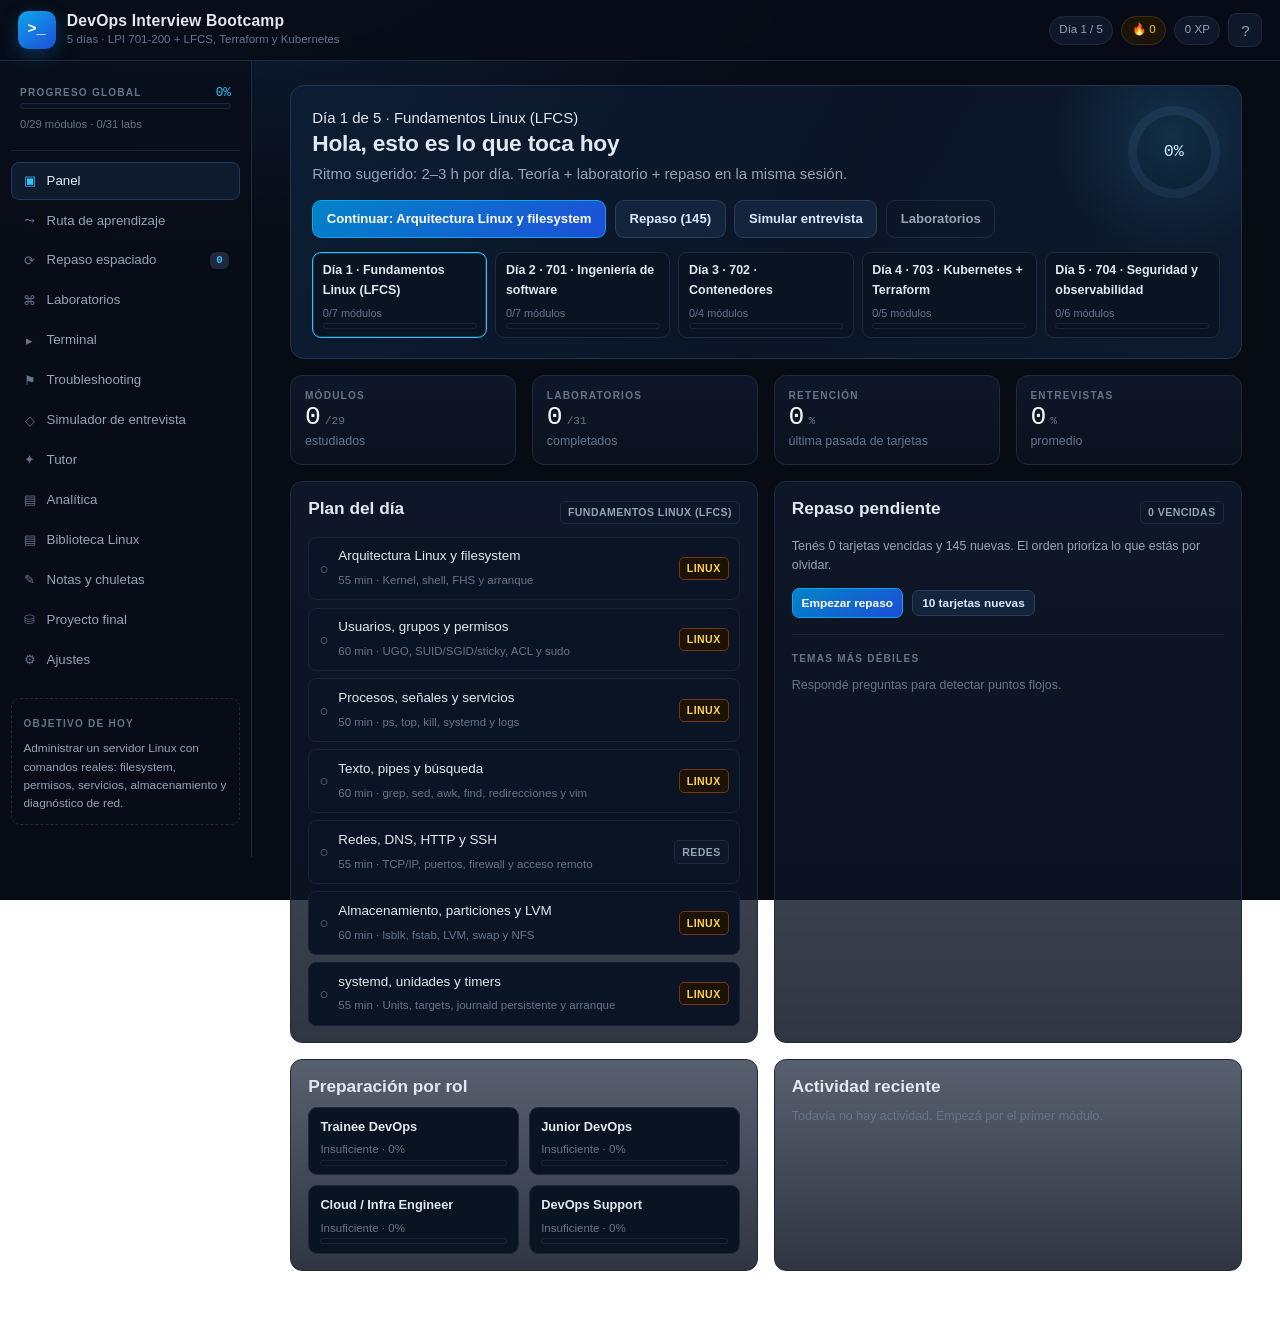
<file: index.html>
<!DOCTYPE html>
<html lang="es">
<head>
<meta charset="UTF-8">
<meta name="viewport" content="width=device-width, initial-scale=1.0">
<title>DevOps Interview Bootcamp · LPI 701-200 + LFCS, Terraform y Kubernetes</title>
<link rel="stylesheet" href="css/app.css">
</head>
<body>
  <header class="topbar">
    <button class="icon-btn menu-toggle" id="menu-toggle" aria-label="Abrir menú">☰</button>
    <div class="brand">
      <div class="brand-mark">&gt;_</div>
      <div>
        <h1>DevOps Interview Bootcamp</h1>
        <p>5 días · LPI 701-200 + LFCS, Terraform y Kubernetes</p>
      </div>
    </div>
    <div class="topbar-right">
      <span class="pill" id="pill-day">Día 1 / 5</span>
      <span class="pill pill-fire" id="pill-streak" title="Días consecutivos de estudio">🔥 0</span>
      <span class="pill" id="pill-xp" title="Experiencia acumulada">0 XP</span>
      <button class="icon-btn" id="btn-help" title="Cómo funciona la plataforma">?</button>
    </div>
  </header>

  <div class="shell">
    <aside class="sidebar" id="sidebar">
      <div class="side-progress">
        <div class="side-progress-top">
          <span class="side-label">PROGRESO GLOBAL</span>
          <span class="side-pct" id="side-pct">0%</span>
        </div>
        <div class="bar"><i id="side-bar" style="width:0%"></i></div>
        <p class="side-note" id="side-note">Sin actividad todavía</p>
      </div>
      <nav class="nav" id="main-nav">
        <a href="#/dashboard" data-route="dashboard"><span>▣</span> Panel</a>
        <a href="#/roadmap" data-route="roadmap"><span>⤳</span> Ruta de aprendizaje</a>
        <a href="#/review" data-route="review"><span>⟳</span> Repaso espaciado <b class="nav-count" id="nav-due">0</b></a>
        <a href="#/labs" data-route="labs"><span>⌘</span> Laboratorios</a>
        <a href="#/terminal" data-route="terminal"><span>▸</span> Terminal</a>
        <a href="#/troubleshoot" data-route="troubleshoot"><span>⚑</span> Troubleshooting</a>
        <a href="#/interview" data-route="interview"><span>◇</span> Simulador de entrevista</a>
        <a href="#/tutor" data-route="tutor"><span>✦</span> Tutor</a>
        <a href="#/analytics" data-route="analytics"><span>▤</span> Analítica</a>
        <a href="#/library" data-route="library"><span>▤</span> Biblioteca Linux</a>
        <a href="#/notes" data-route="notes"><span>✎</span> Notas y chuletas</a>
        <a href="#/project" data-route="project"><span>⛁</span> Proyecto final</a>
        <a href="#/settings" data-route="settings"><span>⚙</span> Ajustes</a>
      </nav>
      <div class="side-focus">
        <span class="side-label">OBJETIVO DE HOY</span>
        <p id="side-goal">Completá el día 1 del currículo.</p>
      </div>
    </aside>

    <main class="view" id="view" tabindex="-1"></main>
  </div>

  <div class="toast" id="toast" role="status" aria-live="polite"></div>
  <div class="modal-backdrop" id="modal-backdrop" hidden>
    <div class="modal" id="modal" role="dialog" aria-modal="true"></div>
  </div>

  <noscript><p style="padding:2rem">Esta aplicación necesita JavaScript habilitado.</p></noscript>

  <script src="js/data/linux-course.js"></script>
  <script src="js/data/curriculum.js"></script>
  <script src="js/data/curriculum-lpi.js"></script>
  <script src="js/data/flashcards.js"></script>
  <script src="js/data/interview.js"></script>
  <script src="js/data/labs.js"></script>
  <script src="js/core/md.js"></script>
  <script src="js/core/store.js"></script>
  <script src="js/core/terminal.js"></script>
  <script src="js/core/ai.js"></script>
  <script src="js/ui/app.js"></script>
</body>
</html>
</file>
<file: css/app.css>
:root {
  --bg: #070b14;
  --bg-2: #0b1220;
  --panel: #0f172a;
  --panel-2: #111c31;
  --line: #1e293b;
  --line-soft: #17233a;
  --text: #e2e8f0;
  --muted: #94a3b8;
  --dim: #64748b;
  --accent: #38bdf8;
  --accent-2: #0ea5e9;
  --green: #34d399;
  --amber: #fbbf24;
  --red: #f87171;
  --violet: #a78bfa;
  --radius: 12px;
  --mono: 'Cascadia Code', 'Fira Code', 'JetBrains Mono', 'Courier New', monospace;
  --sans: -apple-system, BlinkMacSystemFont, 'Segoe UI', Roboto, Helvetica, Arial, sans-serif;
}

* { box-sizing: border-box; }
html, body { margin: 0; padding: 0; }
body {
  background: radial-gradient(1200px 600px at 15% -10%, #0f2440 0%, var(--bg) 55%) fixed;
  color: var(--text);
  font-family: var(--sans);
  font-size: 15px;
  line-height: 1.55;
  min-height: 100vh;
}
a { color: var(--accent); text-decoration: none; }
a:hover { text-decoration: underline; }
code, pre, .mono { font-family: var(--mono); }
h1, h2, h3, h4 { margin: 0 0 .5rem; line-height: 1.25; }
h2 { font-size: 1.35rem; letter-spacing: -.2px; }
h3 { font-size: 1.08rem; }
p { margin: 0 0 .8rem; }
small { color: var(--muted); }
::-webkit-scrollbar { width: 9px; height: 9px; }
::-webkit-scrollbar-track { background: #05080f; }
::-webkit-scrollbar-thumb { background: #1e293b; border-radius: 6px; }
::-webkit-scrollbar-thumb:hover { background: #334155; }

/* ---------- Topbar ---------- */
.topbar {
  position: sticky; top: 0; z-index: 40;
  display: flex; align-items: center; gap: 1rem;
  padding: .7rem 1.1rem;
  background: rgba(8, 13, 24, .92);
  border-bottom: 1px solid var(--line);
  backdrop-filter: blur(8px);
}
.brand { display: flex; align-items: center; gap: .7rem; }
.brand-mark {
  width: 38px; height: 38px; border-radius: 10px;
  display: grid; place-items: center;
  background: linear-gradient(145deg, #0ea5e9, #1d4ed8);
  color: #fff; font-family: var(--mono); font-weight: 700; font-size: .95rem;
  box-shadow: 0 6px 18px rgba(14, 165, 233, .25);
}
.brand h1 { font-size: .98rem; margin: 0; letter-spacing: .2px; }
.brand p { margin: 0; font-size: .72rem; color: var(--dim); }
.topbar-right { margin-left: auto; display: flex; align-items: center; gap: .5rem; flex-wrap: wrap; }
.pill {
  font-size: .72rem; padding: .28rem .6rem; border-radius: 999px;
  border: 1px solid var(--line); background: var(--panel);
  color: var(--muted); white-space: nowrap;
}
.pill-fire { color: var(--amber); border-color: #3f2f10; background: #1b1508; }
.icon-btn {
  background: var(--panel); border: 1px solid var(--line); color: var(--muted);
  width: 34px; height: 34px; border-radius: 9px; cursor: pointer; font-size: .95rem;
}
.icon-btn:hover { color: var(--accent); border-color: #2a4a6b; }
.menu-toggle { display: none; }

/* ---------- Layout ---------- */
.shell { display: flex; min-height: calc(100vh - 60px); }
.sidebar {
  width: 252px; flex: 0 0 252px;
  border-right: 1px solid var(--line);
  background: rgba(9, 14, 25, .75);
  padding: 1rem .7rem 2rem;
  position: sticky; top: 59px; align-self: flex-start;
  max-height: calc(100vh - 59px); overflow-y: auto;
}
.side-progress { padding: .4rem .55rem 1rem; border-bottom: 1px solid var(--line-soft); margin-bottom: .7rem; }
.side-progress-top { display: flex; justify-content: space-between; align-items: baseline; }
.side-label { font-size: .63rem; letter-spacing: .12em; color: var(--dim); font-weight: 700; }
.side-pct { font-size: .8rem; color: var(--accent); font-family: var(--mono); }
.bar { height: 6px; background: #0a1120; border-radius: 6px; overflow: hidden; border: 1px solid var(--line-soft); }
.bar i { display: block; height: 100%; background: linear-gradient(90deg, #22d3ee, #3b82f6); transition: width .25s; }
.side-note { font-size: .7rem; color: var(--dim); margin: .45rem 0 0; }
.nav { display: flex; flex-direction: column; gap: 2px; }
.nav a {
  display: flex; align-items: center; gap: .55rem;
  padding: .48rem .6rem; border-radius: 8px;
  color: var(--muted); font-size: .83rem; text-decoration: none;
  border: 1px solid transparent;
}
.nav a span { width: 16px; text-align: center; color: var(--dim); font-size: .8rem; }
.nav a:hover { background: var(--panel); color: var(--text); text-decoration: none; }
.nav a.active { background: #0e1b2e; color: #e0f2fe; border-color: #1d3a5c; }
.nav a.active span { color: var(--accent); }
.nav-count {
  margin-left: auto; background: #1e293b; color: var(--accent);
  font-size: .68rem; padding: 0 .4rem; border-radius: 6px; font-family: var(--mono);
}
.side-focus { margin-top: 1.2rem; padding: .7rem; border: 1px dashed var(--line); border-radius: 9px; }
.side-focus p { font-size: .74rem; color: var(--muted); margin: .35rem 0 0; }
.view { flex: 1; min-width: 0; padding: 1.5rem clamp(1rem, 3vw, 2.4rem) 4rem; outline: none; }

/* ---------- Common ---------- */
.page-head { display: flex; align-items: flex-start; justify-content: space-between; gap: 1rem; flex-wrap: wrap; margin-bottom: 1.2rem; }
.page-head .eyebrow { font-size: .68rem; text-transform: uppercase; letter-spacing: .14em; color: var(--accent); font-weight: 700; }
.page-head h2 { font-size: 1.6rem; margin: .15rem 0 .25rem; }
.page-head p { color: var(--muted); font-size: .87rem; margin: 0; max-width: 70ch; }
.grid { display: grid; gap: 1rem; }
.g2 { grid-template-columns: repeat(2, minmax(0, 1fr)); }
.g3 { grid-template-columns: repeat(3, minmax(0, 1fr)); }
.g4 { grid-template-columns: repeat(4, minmax(0, 1fr)); }
.card {
  background: linear-gradient(180deg, rgba(17, 28, 49, .7), rgba(11, 18, 32, .85));
  border: 1px solid var(--line); border-radius: var(--radius);
  padding: 1rem 1.05rem;
}
.card.tight { padding: .75rem .85rem; }
.card h3 { margin-top: 0; }
.card-sub { color: var(--dim); font-size: .78rem; }
.metric { font-family: var(--mono); font-size: 1.65rem; color: #f0f9ff; line-height: 1.1; }
.metric small { font-size: .7rem; color: var(--dim); margin-left: .25rem; }
.row { display: flex; gap: .6rem; align-items: center; flex-wrap: wrap; }
.between { display: flex; justify-content: space-between; align-items: center; gap: .6rem; }
.stack { display: flex; flex-direction: column; gap: .6rem; }
.muted { color: var(--muted); }
.dim { color: var(--dim); }
.small { font-size: .78rem; }
.tiny { font-size: .7rem; }
.mt0 { margin-top: 0; }
.mt1 { margin-top: .6rem; }
.mt2 { margin-top: 1rem; }
.mt3 { margin-top: 1.5rem; }
.mb0 { margin-bottom: 0; }
.center { text-align: center; }
.hr { height: 1px; background: var(--line-soft); margin: 1rem 0; border: 0; }

.btn {
  display: inline-flex; align-items: center; justify-content: center; gap: .4rem;
  background: #14243c; color: #dbeafe;
  border: 1px solid #24405f; border-radius: 9px;
  padding: .5rem .85rem; font-size: .82rem; font-weight: 600;
  cursor: pointer; font-family: inherit; text-decoration: none;
}
.btn:hover { background: #1a2f4d; text-decoration: none; }
.btn-primary { background: linear-gradient(145deg, #0284c7, #1d4ed8); border-color: #0ea5e9; color: #fff; }
.btn-primary:hover { filter: brightness(1.08); background: linear-gradient(145deg, #0284c7, #1d4ed8); }
.btn-green { background: #064e3b; border-color: #0f766e; color: #d1fae5; }
.btn-green:hover { background: #065f46; }
.btn-amber { background: #412b06; border-color: #92400e; color: #fde68a; }
.btn-red { background: #450a0a; border-color: #991b1b; color: #fecaca; }
.btn-ghost { background: transparent; border-color: var(--line); color: var(--muted); }
.btn-sm { padding: .3rem .55rem; font-size: .74rem; border-radius: 7px; }
.btn:disabled { opacity: .45; cursor: not-allowed; }
.btn-block { width: 100%; }
.badge {
  display: inline-block; font-size: .66rem; font-weight: 700; letter-spacing: .04em;
  padding: .16rem .45rem; border-radius: 5px; text-transform: uppercase;
  border: 1px solid var(--line); background: #0d1728; color: var(--muted);
}
.badge-linux { color: #fcd34d; border-color: #78350f; background: #1c1206; }
.badge-docker { color: #7dd3fc; border-color: #075985; background: #072033; }
.badge-cicd { color: #c4b5fd; border-color: #5b21b6; background: #160d2b; }
.badge-cloud { color: #a7f3d0; border-color: #065f46; background: #052420; }
.badge-k8s { color: #93c5fd; border-color: #1e40af; background: #0a1633; }
.badge-obs { color: #fdba74; border-color: #9a3412; background: #24120a; }
.badge-sec { color: #fca5a5; border-color: #991b1b; background: #240b0b; }
.badge-git { color: #fda4af; border-color: #9f1239; background: #240910; }
.ok { color: var(--green); }
.warn { color: var(--amber); }
.bad { color: var(--red); }
.hidden { display: none !important; }

/* ---------- Dashboard ---------- */
.hero {
  background: linear-gradient(120deg, #0c1d33 0%, #0b1526 55%, #0d1a2e 100%);
  border: 1px solid #1d3554; border-radius: 14px;
  padding: 1.2rem 1.3rem; margin-bottom: 1rem;
  position: relative; overflow: hidden;
}
.hero:after {
  content: ""; position: absolute; right: -60px; top: -80px; width: 260px; height: 260px;
  background: radial-gradient(circle, rgba(56, 189, 248, .16), transparent 65%);
}
.hero h2 { font-size: 1.42rem; margin-bottom: .3rem; }
.hero p { color: var(--muted); margin-bottom: .9rem; max-width: 68ch; }
.hero-actions { display: flex; gap: .55rem; flex-wrap: wrap; }
.ring { --p: 0; width: 92px; height: 92px; border-radius: 50%; display: grid; place-items: center;
  background: conic-gradient(var(--accent) calc(var(--p) * 1%), #16233a 0); flex: 0 0 auto; }
.ring > div { width: 74px; height: 74px; border-radius: 50%; background: #0a1424; display: grid; place-items: center;
  font-family: var(--mono); font-size: 1.05rem; color: #e0f2fe; }
.list { display: flex; flex-direction: column; gap: .45rem; }
.list-item {
  display: flex; align-items: center; gap: .6rem; padding: .55rem .65rem;
  border: 1px solid var(--line-soft); border-radius: 8px; background: #0b1424;
}
.list-item:hover { border-color: #27405e; }
.list-item .grow { flex: 1; min-width: 0; }
.list-item .title { font-size: .84rem; color: var(--text); display: block; }
.list-item .sub { font-size: .72rem; color: var(--dim); }
.tag { font-size: .68rem; padding: .1rem .4rem; border-radius: 4px; background: #10203a; color: var(--muted); font-family: var(--mono); }
.day-track { display: flex; gap: .5rem; margin-top: .9rem; flex-wrap: wrap; }
.day-chip {
  flex: 1; min-width: 130px; border: 1px solid var(--line); border-radius: 9px;
  padding: .5rem .6rem; background: #0a1322;
}
.day-chip.active { border-color: var(--accent); box-shadow: 0 0 0 1px rgba(56,189,248,.25) inset; }
.day-chip.done { border-color: #065f46; }
.day-chip b { font-size: .78rem; display: block; }
.day-chip span { font-size: .68rem; color: var(--dim); }

/* ---------- Module / markdown ---------- */
.prose { max-width: 88ch; }
.prose h2 { font-size: 1.2rem; margin: 1.4rem 0 .5rem; color: #e0f2fe; }
.prose h3 { font-size: 1rem; margin: 1.25rem 0 .4rem; color: var(--accent); }
.prose h4 { font-size: .9rem; margin: 1rem 0 .3rem; color: #bae6fd; }
.prose p, .prose li { color: #c3cfdd; font-size: .88rem; line-height: 1.65; }
.prose ul, .prose ol { padding-left: 1.35rem; margin: 0 0 .85rem; }
.prose li { margin-bottom: .3rem; }
.prose strong { color: #f1f5f9; }
.prose em { color: #dbeafe; }
.prose code { background: #0a1626; border: 1px solid var(--line); padding: .08rem .3rem; border-radius: 4px; font-size: .8rem; color: #7dd3fc; }
.prose pre {
  background: #040a14; border: 1px solid var(--line); border-radius: 9px;
  padding: .8rem .9rem; overflow-x: auto; margin: 0 0 1rem; font-size: .8rem;
}
.prose pre code { background: none; border: 0; padding: 0; color: #d6e4f5; font-size: .8rem; }
.prose blockquote { border-left: 3px solid var(--accent-2); margin: 0 0 1rem; padding: .1rem 0 .1rem .8rem; color: var(--muted); font-size: .85rem; }
.prose table, table.tbl { width: 100%; border-collapse: collapse; margin: .5rem 0 1.1rem; font-size: .8rem; }
.prose th, table.tbl th { background: #0a1626; text-align: left; color: #7dd3fc; border: 1px solid var(--line); padding: .45rem .6rem; }
.prose td, table.tbl td { border: 1px solid var(--line); padding: .45rem .6rem; color: #c3cfdd; vertical-align: top; }
.prose a { color: var(--accent); }

.cmd {
  border: 1px solid var(--line); border-radius: 9px; background: #060d18;
  margin-bottom: .6rem; overflow: hidden;
}
.cmd-head { display: flex; align-items: center; gap: .6rem; padding: .5rem .7rem; background: #0a1424; border-bottom: 1px solid var(--line-soft); }
.cmd-head code { color: #7dd3fc; font-size: .8rem; flex: 1; overflow-x: auto; white-space: nowrap; }
.cmd-body { padding: .55rem .7rem; font-size: .78rem; color: var(--muted); }
.cmd-body pre { margin: .35rem 0 0; background: #040a14; border: 1px solid var(--line-soft); border-radius: 6px; padding: .45rem; font-size: .74rem; overflow-x: auto; color: #c9d7e8; }
.copy-btn { background: #112037; border: 1px solid var(--line); color: var(--muted); border-radius: 5px; padding: .16rem .4rem; font-size: .68rem; cursor: pointer; }
.copy-btn:hover { color: var(--accent); }
.obj-list { list-style: none; padding: 0; margin: 0; display: flex; flex-direction: column; gap: .35rem; }
.obj-list li { font-size: .84rem; color: #cbd5e1; display: flex; gap: .45rem; }
.obj-list li:before { content: "▹"; color: var(--accent); }
.mini-nav { display: flex; gap: .4rem; flex-wrap: wrap; margin-bottom: 1rem; }
.tab { padding: .32rem .65rem; border-radius: 7px; border: 1px solid var(--line); background: #0a1322; font-size: .76rem; color: var(--muted); cursor: pointer; }
.tab.active { background: #0e2138; border-color: #1d4f74; color: #bae6fd; }
.callout { border-left: 3px solid; padding: .6rem .8rem; border-radius: 0 8px 8px 0; font-size: .82rem; margin: .3rem 0 .9rem; }
.callout.info { border-color: var(--accent-2); background: #08192a; color: #bae6fd; }
.callout.warn { border-color: var(--amber); background: #1d1608; color: #fde68a; }
.callout.bad { border-color: var(--red); background: #1d0909; color: #fecaca; }
.callout.ok { border-color: #0f766e; background: #041a15; color: #a7f3d0; }

/* ---------- Review ---------- */
.review-wrap { max-width: 840px; margin: 0 auto; }
.flash {
  background: linear-gradient(180deg, #0d1a2c, #0a1322);
  border: 1px solid #1d3554; border-radius: 14px; padding: 1.4rem;
  min-height: 220px;
}
.flash .q { font-size: 1.12rem; line-height: 1.5; color: #f1f5f9; margin: .5rem 0 1rem; }
.flash .a { font-size: .9rem; color: #d7e5f3; border-top: 1px solid var(--line); padding-top: .9rem; }
.flash .a ul { padding-left: 1.1rem; }
.grade-row { display: grid; grid-template-columns: repeat(4, 1fr); gap: .5rem; margin-top: 1rem; }
.grade-btn { padding: .6rem .4rem; border-radius: 9px; border: 1px solid var(--line); background: #0d1728; color: var(--muted); cursor: pointer; font-size: .76rem; font-family: inherit; }
.grade-btn b { display: block; font-size: .82rem; margin-bottom: .1rem; }
.grade-btn[data-g="0"]:hover { border-color: #991b1b; color: #fecaca; background: #240b0b; }
.grade-btn[data-g="1"]:hover { border-color: #92400e; color: #fde68a; background: #221605; }
.grade-btn[data-g="2"]:hover { border-color: #0f766e; color: #a7f3d0; background: #041a15; }
.grade-btn[data-g="3"]:hover { border-color: #1d4ed8; color: #bfdbfe; background: #0a1633; }
textarea, input[type=text], input[type=number], input[type=date], input[type=password], select {
  width: 100%; background: #070f1c; border: 1px solid var(--line); color: var(--text);
  border-radius: 8px; padding: .55rem .65rem; font-family: inherit; font-size: .84rem;
}
textarea { min-height: 90px; resize: vertical; font-family: var(--mono); font-size: .8rem; }
input:focus, textarea:focus, select:focus { outline: none; border-color: #0ea5e9; box-shadow: 0 0 0 2px rgba(14,165,233,.15); }
label.field { display: block; font-size: .74rem; color: var(--muted); margin-bottom: .9rem; }
label.field > span { display: block; margin-bottom: .28rem; }
.check-item { display: flex; gap: .55rem; align-items: flex-start; padding: .45rem .55rem; border-radius: 7px; font-size: .82rem; }
.check-item:hover { background: #0b1526; }
.check-item input[type=checkbox] { margin-top: .22rem; accent-color: #0ea5e9; width: 15px; height: 15px; }
.check-item.done span { color: var(--dim); text-decoration: line-through; }

/* ---------- Terminal ---------- */
.term {
  background: #03070e; border: 1px solid #14263d; border-radius: 11px; overflow: hidden;
  box-shadow: 0 18px 40px rgba(0,0,0,.45);
}
.term-bar { display: flex; align-items: center; gap: .45rem; padding: .45rem .7rem; background: #0a1424; border-bottom: 1px solid #14263d; font-size: .7rem; color: var(--dim); }
.dot { width: 9px; height: 9px; border-radius: 50%; }
.term-out { height: 420px; overflow-y: auto; padding: .7rem .8rem; font-family: var(--mono); font-size: .78rem; line-height: 1.5; white-space: pre-wrap; word-break: break-word; }
.term-line { margin-bottom: .1rem; }
.term-cmd { color: #e2e8f0; }
.term-prompt { color: #34d399; font-weight: 600; }
.term-err { color: #f87171; }
.term-ok { color: #34d399; }
.term-warn { color: #fbbf24; }
.term-dim { color: #64748b; }
.term-input-row { display: flex; align-items: center; gap: .45rem; padding: .5rem .8rem; border-top: 1px solid #14263d; background: #050b14; }
.term-input-row .term-prompt { font-family: var(--mono); font-size: .78rem; white-space: nowrap; }
.term-input-row input {
  flex: 1; background: transparent; border: 0; color: #e2e8f0; font-family: var(--mono);
  font-size: .8rem; padding: .2rem 0;
}
.term-input-row input:focus { box-shadow: none; border: 0; }
.lab-layout { display: grid; grid-template-columns: minmax(0, 1fr) minmax(0, 1.15fr); gap: 1rem; align-items: start; }
.check-list { list-style: none; padding: 0; margin: .4rem 0 0; display: flex; flex-direction: column; gap: .35rem; }
.check-list li { font-size: .78rem; padding: .35rem .5rem; border-radius: 6px; background: #0a1424; border: 1px solid var(--line-soft); }
.check-list li.pass { border-color: #065f46; background: #041a15; color: #a7f3d0; }
.check-list li.fail { border-color: #7f1d1d; background: #1a0808; color: #fecaca; }

/* ---------- Interview ---------- */
.qcard { background: #0b1526; border: 1px solid #1d3554; border-radius: 12px; padding: 1.2rem; }
.qcard .quote { font-size: 1.05rem; line-height: 1.55; color: #f1f5f9; margin-bottom: 1rem; }
.score-row { display: flex; align-items: center; gap: .6rem; margin-bottom: .45rem; font-size: .8rem; }
.score-row .lbl { width: 205px; color: var(--muted); }
.score-row .bar { flex: 1; }
.score-row .val { width: 46px; text-align: right; font-family: var(--mono); color: #bae6fd; font-size: .78rem; }
.report-grid { display: grid; grid-template-columns: 150px 1fr; gap: 1rem; align-items: center; }
.big-score { font-family: var(--mono); font-size: 2.6rem; color: #f0f9ff; line-height: 1; }
.readiness { display: grid; grid-template-columns: repeat(2, 1fr); gap: .6rem; }
.ready-item { border: 1px solid var(--line); border-radius: 9px; padding: .55rem .7rem; background: #0a1322; }
.ready-item b { display: block; font-size: .8rem; }
.ready-item span { font-size: .72rem; color: var(--dim); }

/* ---------- Analytics ---------- */
.heat { display: grid; grid-template-columns: repeat(15, 1fr); gap: 4px; margin-top: .5rem; }
.heat i { aspect-ratio: 1; border-radius: 3px; background: #0d1728; border: 1px solid #14203a; }
.heat i.l1 { background: #0e3b5c; border-color: #0e4b6f; }
.heat i.l2 { background: #0d5c85; border-color: #0f6d9b; }
.heat i.l3 { background: #0c86b8; border-color: #0d97cc; }
.heat i.l4 { background: #22b8e6; border-color: #38bdf8; }
.cat-bar { margin-bottom: .55rem; }
.cat-bar .between { font-size: .76rem; margin-bottom: .2rem; }
.cat-bar .bar { height: 5px; }

/* ---------- Modal / toast ---------- */
.toast {
  position: fixed; right: 18px; bottom: 18px; z-index: 90;
  background: #0b2a42; border: 1px solid #0e7490; color: #cffafe;
  padding: .6rem .9rem; border-radius: 9px; font-size: .8rem;
  opacity: 0; transform: translateY(8px); pointer-events: none;
  transition: opacity .18s, transform .18s; max-width: 360px;
}
.toast.show { opacity: 1; transform: none; }
.modal-backdrop {
  position: fixed; inset: 0; z-index: 80; background: rgba(2, 6, 12, .78);
  display: grid; place-items: center; padding: 1rem;
}
/* El display:grid de arriba pisa el [hidden] del navegador: sin esta regla el
   backdrop vacío queda visible al abrir la app y closeModal() no oculta nada. */
.modal-backdrop[hidden] { display: none; }
.modal {
  width: min(620px, 96vw); max-height: 88vh; overflow-y: auto;
  background: #0b1526; border: 1px solid #23405f; border-radius: 13px; padding: 1.2rem 1.3rem;
}
.modal h3 { color: #e0f2fe; }

/* ---------- Misc ---------- */
.kv { display: grid; grid-template-columns: 150px 1fr; gap: .35rem .8rem; font-size: .82rem; }
.kv dt { color: var(--dim); }
.kv dd { margin: 0; color: #cbd5e1; }
.empty { padding: 2rem 1rem; text-align: center; color: var(--dim); border: 1px dashed var(--line); border-radius: 10px; font-size: .85rem; }
.split { display: grid; grid-template-columns: 250px minmax(0, 1fr); gap: 1rem; align-items: start; }
.side-list { display: flex; flex-direction: column; gap: .3rem; max-height: 70vh; overflow-y: auto; }
.side-list button {
  text-align: left; background: #0a1322; border: 1px solid var(--line-soft); color: var(--muted);
  padding: .45rem .55rem; border-radius: 7px; cursor: pointer; font-size: .76rem; font-family: inherit;
}
.side-list button:hover { border-color: #27405e; color: var(--text); }
.side-list button.active { border-color: #1d4f74; background: #0e2138; color: #bae6fd; }
.search-box { margin-bottom: .8rem; }
.sr-only { position: absolute; width: 1px; height: 1px; overflow: hidden; clip: rect(0 0 0 0); }

@media (max-width: 1080px) {
  .g4 { grid-template-columns: repeat(2, minmax(0, 1fr)); }
  .g3 { grid-template-columns: repeat(2, minmax(0, 1fr)); }
  .lab-layout { grid-template-columns: 1fr; }
}
@media (max-width: 860px) {
  .menu-toggle { display: inline-grid; place-items: center; }
  .sidebar {
    position: fixed; left: 0; top: 59px; bottom: 0; z-index: 50;
    transform: translateX(-100%); transition: transform .2s; max-height: none; background: #080f1c;
  }
  .sidebar.open { transform: none; }
  .brand p { display: none; }
  .g2, .g3, .g4 { grid-template-columns: 1fr; }
  .split { grid-template-columns: 1fr; }
  .grade-row { grid-template-columns: repeat(2, 1fr); }
  .report-grid { grid-template-columns: 1fr; }
  .kv { grid-template-columns: 120px 1fr; }
}
</file>
